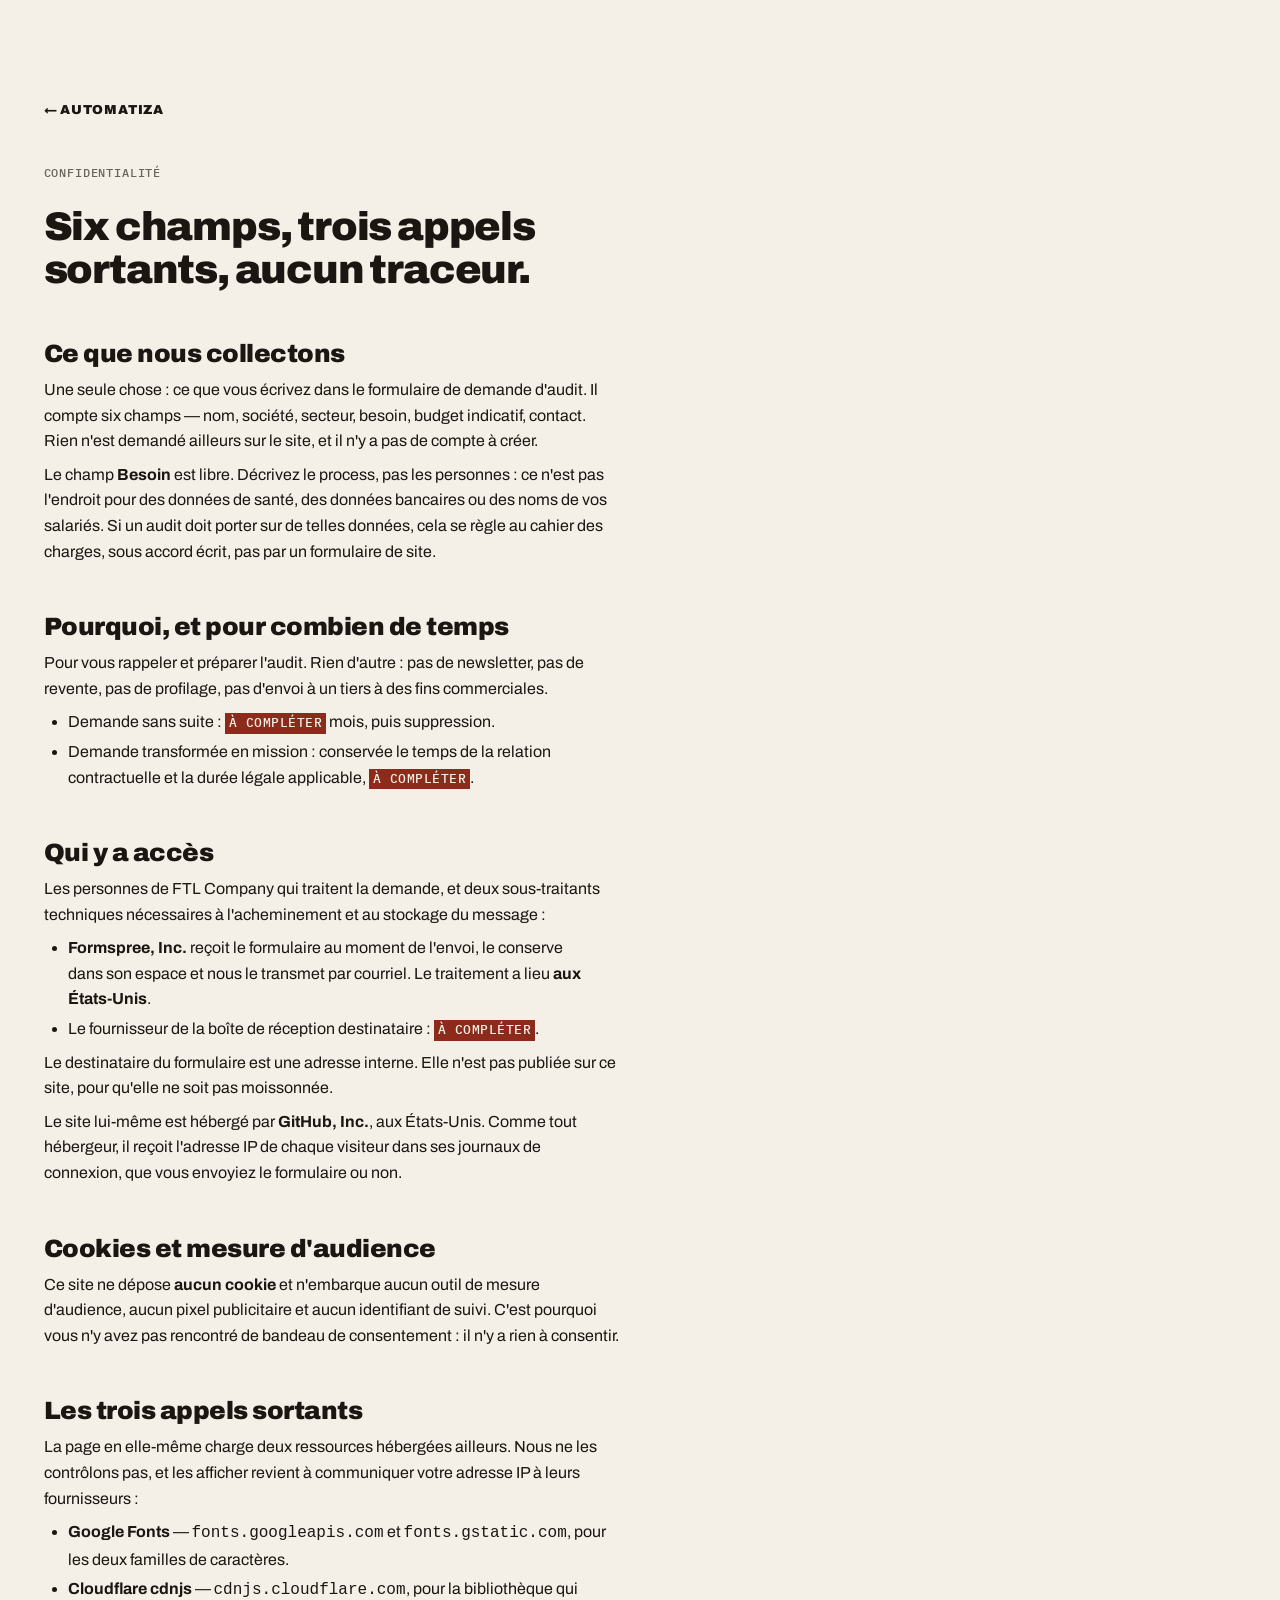
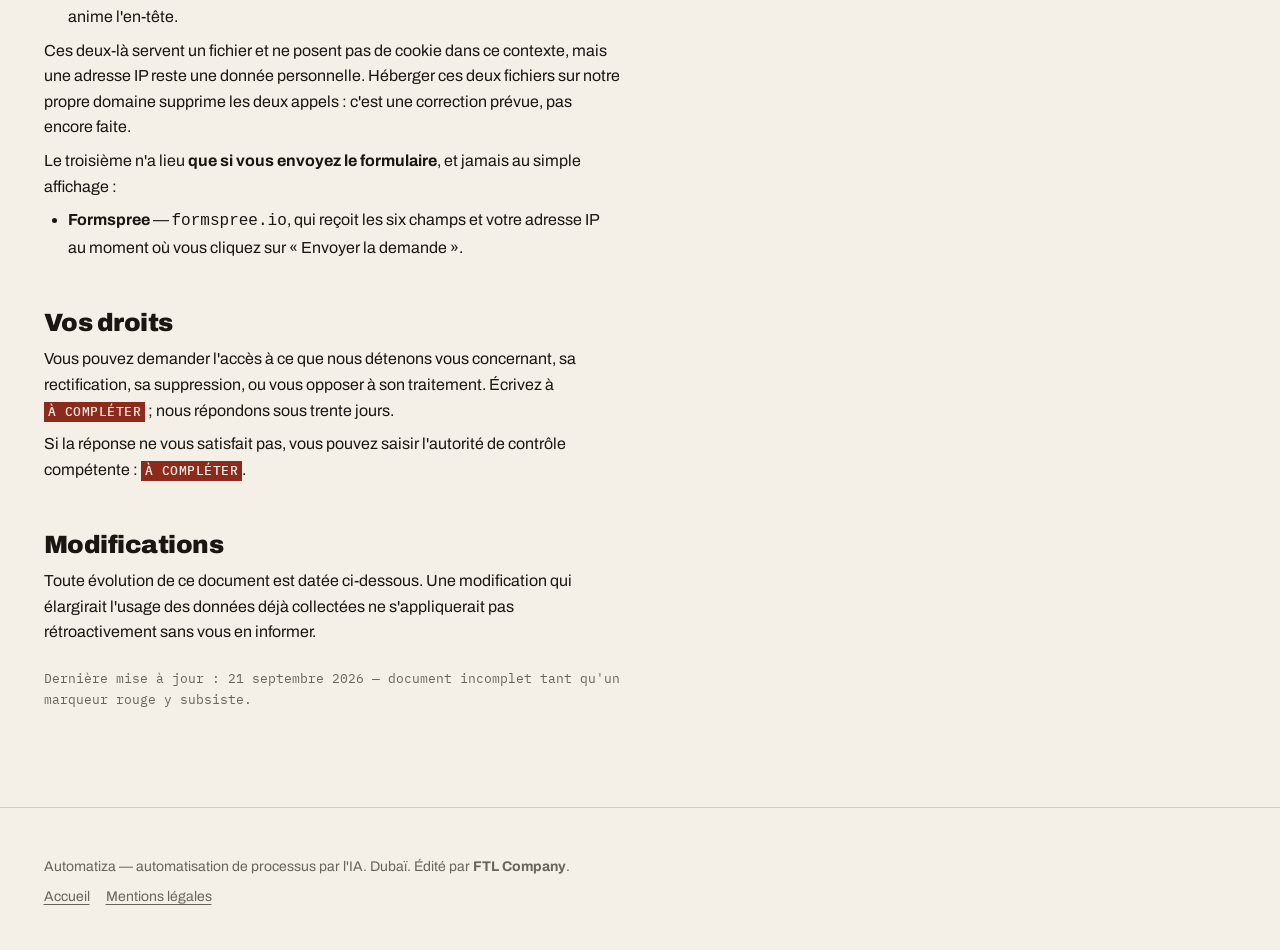
<file: confidentialite.html>
<!doctype html>
<html lang="fr">
<meta charset="utf-8">
<meta name="viewport" content="width=device-width,initial-scale=1">
<title>Confidentialité — Automatiza</title>
<meta name="description" content="Ce que le formulaire d'audit collecte, où vont les données, et ce que le site appelle en dehors de nos serveurs.">
<meta name="robots" content="noindex">
<link rel="icon" href="favicon.svg" type="image/svg+xml">
<link rel="preconnect" href="https://fonts.gstatic.com" crossorigin>
<link rel="stylesheet" href="https://fonts.googleapis.com/css2?family=Archivo:wdth,wght@62..125,400;62..125,900&family=IBM+Plex+Mono:wght@400;500&display=swap">
<link rel="stylesheet" href="legal.css">

<main>
  <div class="wrap">
    <a class="retour" href="index.html">&#8592; Automatiza</a>
    <span class="eyebrow">Confidentialité</span>
    <h1 class="prose">Six champs, trois appels sortants, aucun traceur.</h1>

    <div class="prose">
      <h2>Ce que nous collectons</h2>
      <p>Une seule chose : ce que vous écrivez dans le formulaire de demande d'audit. Il compte six
        champs — nom, société, secteur, besoin, budget indicatif, contact. Rien n'est demandé
        ailleurs sur le site, et il n'y a pas de compte à créer.</p>
      <p>Le champ <strong>Besoin</strong> est libre. Décrivez le process, pas les personnes : ce
        n'est pas l'endroit pour des données de santé, des données bancaires ou des noms de vos
        salariés. Si un audit doit porter sur de telles données, cela se règle au cahier des
        charges, sous accord écrit, pas par un formulaire de site.</p>

      <h2>Pourquoi, et pour combien de temps</h2>
      <p>Pour vous rappeler et préparer l'audit. Rien d'autre : pas de newsletter, pas de revente,
        pas de profilage, pas d'envoi à un tiers à des fins commerciales.</p>
      <ul>
        <li>Demande sans suite : <span class="todo">à compléter</span> mois, puis suppression.</li>
        <li>Demande transformée en mission : conservée le temps de la relation contractuelle et la
          durée légale applicable, <span class="todo">à compléter</span>.</li>
      </ul>

      <h2>Qui y a accès</h2>
      <p>Les personnes de FTL Company qui traitent la demande, et deux sous-traitants techniques
        nécessaires à l'acheminement et au stockage du message :</p>
      <ul>
        <li><strong>Formspree, Inc.</strong> reçoit le formulaire au moment de l'envoi, le conserve
          dans son espace et nous le transmet par courriel. Le traitement a lieu
          <strong>aux États-Unis</strong>.</li>
        <li>Le fournisseur de la boîte de réception destinataire :
          <span class="todo">à compléter</span>.</li>
      </ul>
      <p>Le destinataire du formulaire est une adresse interne. Elle n'est pas publiée sur ce site,
        pour qu'elle ne soit pas moissonnée.</p>
      <p>Le site lui-même est hébergé par <strong>GitHub, Inc.</strong>, aux États-Unis. Comme tout
        hébergeur, il reçoit l'adresse IP de chaque visiteur dans ses journaux de connexion, que vous
        envoyiez le formulaire ou non.</p>

      <h2>Cookies et mesure d'audience</h2>
      <p>Ce site ne dépose <strong>aucun cookie</strong> et n'embarque aucun outil de mesure
        d'audience, aucun pixel publicitaire et aucun identifiant de suivi. C'est pourquoi vous n'y
        avez pas rencontré de bandeau de consentement : il n'y a rien à consentir.</p>

      <h2>Les trois appels sortants</h2>
      <p>La page en elle-même charge deux ressources hébergées ailleurs. Nous ne les contrôlons pas,
        et les afficher revient à communiquer votre adresse IP à leurs fournisseurs :</p>
      <ul>
        <li><strong>Google Fonts</strong> — <code>fonts.googleapis.com</code> et
          <code>fonts.gstatic.com</code>, pour les deux familles de caractères.</li>
        <li><strong>Cloudflare cdnjs</strong> — <code>cdnjs.cloudflare.com</code>, pour la
          bibliothèque qui anime l'en-tête.</li>
      </ul>
      <p>Ces deux-là servent un fichier et ne posent pas de cookie dans ce contexte, mais une adresse
        IP reste une donnée personnelle. Héberger ces deux fichiers sur notre propre domaine
        supprime les deux appels : c'est une correction prévue, pas encore faite.</p>
      <p>Le troisième n'a lieu <strong>que si vous envoyez le formulaire</strong>, et jamais au
        simple affichage :</p>
      <ul>
        <li><strong>Formspree</strong> — <code>formspree.io</code>, qui reçoit les six champs et
          votre adresse IP au moment où vous cliquez sur « Envoyer la demande ».</li>
      </ul>

      <h2>Vos droits</h2>
      <p>Vous pouvez demander l'accès à ce que nous détenons vous concernant, sa rectification, sa
        suppression, ou vous opposer à son traitement. Écrivez à
        <span class="todo">à compléter</span> ; nous répondons sous trente jours.</p>
      <p>Si la réponse ne vous satisfait pas, vous pouvez saisir l'autorité de contrôle compétente :
        <span class="todo">à compléter</span>.</p>

      <h2>Modifications</h2>
      <p>Toute évolution de ce document est datée ci-dessous. Une modification qui élargirait l'usage
        des données déjà collectées ne s'appliquerait pas rétroactivement sans vous en informer.</p>

      <span class="maj">Dernière mise à jour : 21 septembre 2026 &#8212; document incomplet tant
        qu'un marqueur rouge y subsiste.</span>
    </div>
  </div>
</main>

<footer>
  <div class="wrap">
    <p style="margin:0">Automatiza &#8212; automatisation de processus par l'IA. Dubaï.
      Édité par <strong>FTL Company</strong>.</p>
    <nav class="foot-nav" aria-label="Informations légales">
      <a href="index.html">Accueil</a>
      <a href="mentions-legales.html">Mentions légales</a>
    </nav>
  </div>
</footer>
</file>
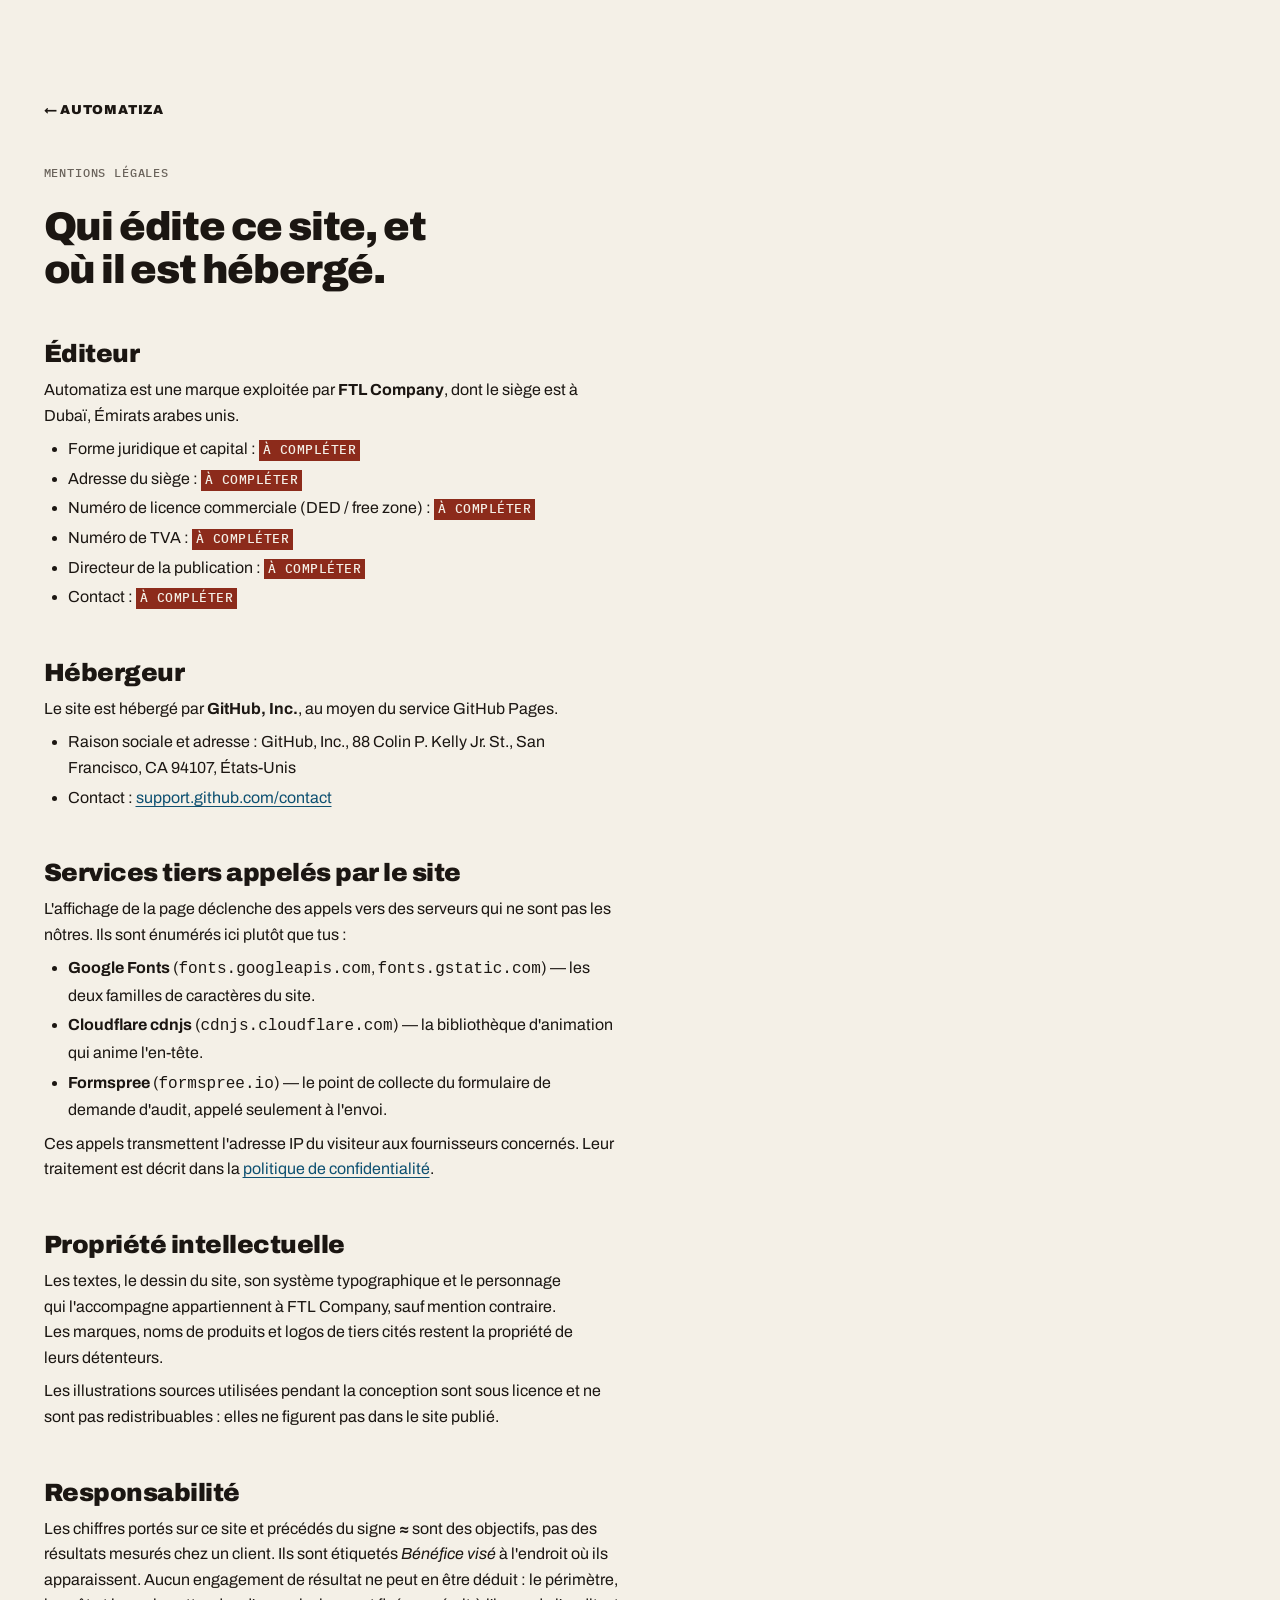
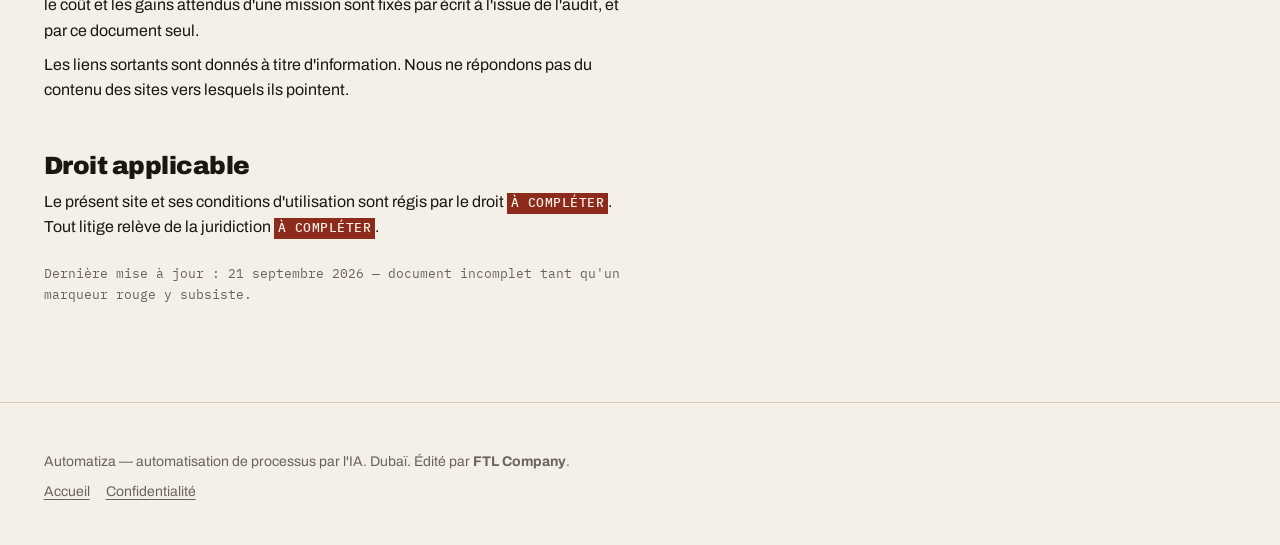
<file: mentions-legales.html>
<!doctype html>
<html lang="fr">
<meta charset="utf-8">
<meta name="viewport" content="width=device-width,initial-scale=1">
<title>Mentions légales — Automatiza</title>
<meta name="description" content="Éditeur, hébergeur et conditions d'utilisation du site Automatiza.">
<meta name="robots" content="noindex">
<link rel="icon" href="favicon.svg" type="image/svg+xml">
<link rel="preconnect" href="https://fonts.gstatic.com" crossorigin>
<link rel="stylesheet" href="https://fonts.googleapis.com/css2?family=Archivo:wdth,wght@62..125,400;62..125,900&family=IBM+Plex+Mono:wght@400;500&display=swap">
<link rel="stylesheet" href="legal.css">

<main>
  <div class="wrap">
    <a class="retour" href="index.html">← Automatiza</a>
    <span class="eyebrow">Mentions légales</span>
    <h1 class="prose">Qui édite ce site, et où il est hébergé.</h1>

    <div class="prose">
      <h2>Éditeur</h2>
      <p>Automatiza est une marque exploitée par <strong>FTL Company</strong>, dont le siège est à
        Dubaï, Émirats arabes unis.</p>
      <ul>
        <li>Forme juridique et capital : <span class="todo">à compléter</span></li>
        <li>Adresse du siège : <span class="todo">à compléter</span></li>
        <li>Numéro de licence commerciale (DED / free zone) : <span class="todo">à compléter</span></li>
        <li>Numéro de TVA : <span class="todo">à compléter</span></li>
        <li>Directeur de la publication : <span class="todo">à compléter</span></li>
        <li>Contact : <span class="todo">à compléter</span></li>
      </ul>

      <h2>Hébergeur</h2>
      <p>Le site est hébergé par <strong>GitHub, Inc.</strong>, au moyen du service GitHub Pages.</p>
      <ul>
        <li>Raison sociale et adresse : GitHub, Inc., 88 Colin P. Kelly Jr. St., San Francisco,
          CA 94107, États-Unis</li>
        <li>Contact : <a href="https://support.github.com/contact">support.github.com/contact</a></li>
      </ul>

      <h2>Services tiers appelés par le site</h2>
      <p>L'affichage de la page déclenche des appels vers des serveurs qui ne sont pas les nôtres.
        Ils sont énumérés ici plutôt que tus :</p>
      <ul>
        <li><strong>Google Fonts</strong> (<code>fonts.googleapis.com</code>,
          <code>fonts.gstatic.com</code>) — les deux familles de caractères du site.</li>
        <li><strong>Cloudflare cdnjs</strong> (<code>cdnjs.cloudflare.com</code>) — la bibliothèque
          d'animation qui anime l'en-tête.</li>
        <li><strong>Formspree</strong> (<code>formspree.io</code>) — le point de collecte du
          formulaire de demande d'audit, appelé seulement à l'envoi.</li>
      </ul>
      <p>Ces appels transmettent l'adresse IP du visiteur aux fournisseurs concernés. Leur traitement
        est décrit dans la <a href="confidentialite.html">politique de confidentialité</a>.</p>

      <h2>Propriété intellectuelle</h2>
      <p>Les textes, le dessin du site, son système typographique et le personnage qui l'accompagne
        appartiennent à FTL Company, sauf mention contraire. Les marques, noms de produits et logos
        de tiers cités restent la propriété de leurs détenteurs.</p>
      <p>Les illustrations sources utilisées pendant la conception sont sous licence et ne sont pas
        redistribuables : elles ne figurent pas dans le site publié.</p>

      <h2>Responsabilité</h2>
      <p>Les chiffres portés sur ce site et précédés du signe <strong>≈</strong> sont des objectifs,
        pas des résultats mesurés chez un client. Ils sont étiquetés <em>Bénéfice visé</em> à
        l'endroit où ils apparaissent. Aucun engagement de résultat ne peut en être déduit : le
        périmètre, le coût et les gains attendus d'une mission sont fixés par écrit à l'issue de
        l'audit, et par ce document seul.</p>
      <p>Les liens sortants sont donnés à titre d'information. Nous ne répondons pas du contenu des
        sites vers lesquels ils pointent.</p>

      <h2>Droit applicable</h2>
      <p>Le présent site et ses conditions d'utilisation sont régis par le droit
        <span class="todo">à compléter</span>. Tout litige relève de la juridiction
        <span class="todo">à compléter</span>.</p>

      <span class="maj">Dernière mise à jour : 21 septembre 2026 — document incomplet tant qu'un
        marqueur rouge y subsiste.</span>
    </div>
  </div>
</main>

<footer>
  <div class="wrap">
    <p style="margin:0">Automatiza — automatisation de processus par l'IA. Dubaï.
      Édité par <strong>FTL Company</strong>.</p>
    <nav class="foot-nav" aria-label="Informations légales">
      <a href="index.html">Accueil</a>
      <a href="confidentialite.html">Confidentialité</a>
    </nav>
  </div>
</footer>
</file>
<file: legal.css>
/* Feuille des pages legales. Elles ne portent ni heros, ni plaque, ni RECTO :
   ce sont des pages de texte, et le systeme y tient par la typographie seule.
   Les jetons sont recopies de index.html plutot qu-importes — le prototype n-a
   pas de feuille commune, et en inventer une pour deux pages de texte ferait
   porter a index.html une requete de plus pour rien. */
:root{
  --surface:#F4F0E7; --neutral:#E9E1D2; --border:#D4CBBB;
  --ink:#1B1612; --maigre:#6A635B; --prusse:#0E5071; --erreur:#8C2B1B;
  --s-xs:4px; --s-sm:8px; --s-md:16px; --s-lg:24px; --s-xl:48px; --s-xxl:96px;
  --mesure:36rem;
  --display:Archivo,"Helvetica Neue",Arial,sans-serif;
  --mono:"IBM Plex Mono",ui-monospace,SFMono-Regular,Menlo,monospace;
}
*{box-sizing:border-box}
html{scrollbar-width:thin;scrollbar-color:var(--ink) transparent}
::-webkit-scrollbar{width:8px;height:8px}
::-webkit-scrollbar-track{background:transparent}
::-webkit-scrollbar-thumb{background:var(--ink);border-radius:0}
body{margin:0;background:var(--surface);color:var(--ink);font-family:var(--display);
     font-size:16px;line-height:1.6;-webkit-font-smoothing:antialiased}

.wrap{padding-inline:clamp(16px,3.4vw,48px);padding-block:var(--s-xxl);
      max-width:1280px;margin:0 auto}
.prose{max-width:var(--mesure)}
h1{font-family:var(--display);font-weight:900;font-size:clamp(28px,4.4vw,40px);
   line-height:1.08;letter-spacing:-.03em;text-wrap:balance;margin:0}
h2{font-family:var(--display);font-weight:900;font-size:clamp(20px,2.6vw,25px);
   line-height:1.2;letter-spacing:-.02em;text-wrap:balance;margin:var(--s-xl) 0 var(--s-sm)}
p,li{text-wrap:pretty}
p{margin:var(--s-sm) 0 0}
ul{margin:var(--s-sm) 0 0;padding-left:var(--s-lg)}
li{margin-top:var(--s-xs)}
.eyebrow{display:block;color:var(--maigre);margin-bottom:var(--s-lg);
  font-family:var(--mono);font-weight:500;font-size:12px;line-height:1.3;
  letter-spacing:.07em;text-transform:uppercase}
.maj{display:block;margin-top:var(--s-lg);color:var(--maigre);
  font-family:var(--mono);font-weight:400;font-size:13px}
.filet{border:0;height:1px;background:var(--border);margin:var(--s-xl) 0}

/* Les trous. Ce sont des donnees d-etat civil d-entreprise : numero de registre,
   adresse, hebergeur. Elles ne s-inventent pas, et une mention legale inventee
   est pire que pas de mention legale du tout. Elles sont donc marquees, en
   rouge et en capitales, pour qu-aucune ne parte en production sans etre vue. */
.todo{display:inline-block;background:var(--erreur);color:var(--surface);
  padding:0 var(--s-xs);font-family:var(--mono);font-weight:500;font-size:13px;
  letter-spacing:.04em;text-transform:uppercase}

a{color:var(--prusse);text-decoration:underline;text-underline-offset:3px;
  text-decoration-thickness:1px;transition:color 120ms cubic-bezier(.2,0,0,1)}
a:hover{color:var(--ink)}
a:active{opacity:.7}
a:focus-visible{outline:2px solid var(--prusse);outline-offset:2px}

.retour{display:inline-block;margin-bottom:var(--s-xl);
  font-family:var(--display);font-weight:900;font-size:13px;line-height:1;
  letter-spacing:.06em;text-transform:uppercase;text-decoration:none;color:var(--ink)}
.retour:hover{color:var(--prusse)}

footer{border-top:1px solid var(--border);color:var(--maigre);font-size:14px}
footer .wrap{padding-block:var(--s-xl)}
footer a{color:var(--maigre)}
footer a:hover{color:var(--ink)}
.foot-nav{display:flex;gap:var(--s-md);flex-wrap:wrap;margin-top:var(--s-sm)}

@media (prefers-reduced-motion:reduce){*{transition:none!important}}
</file>
